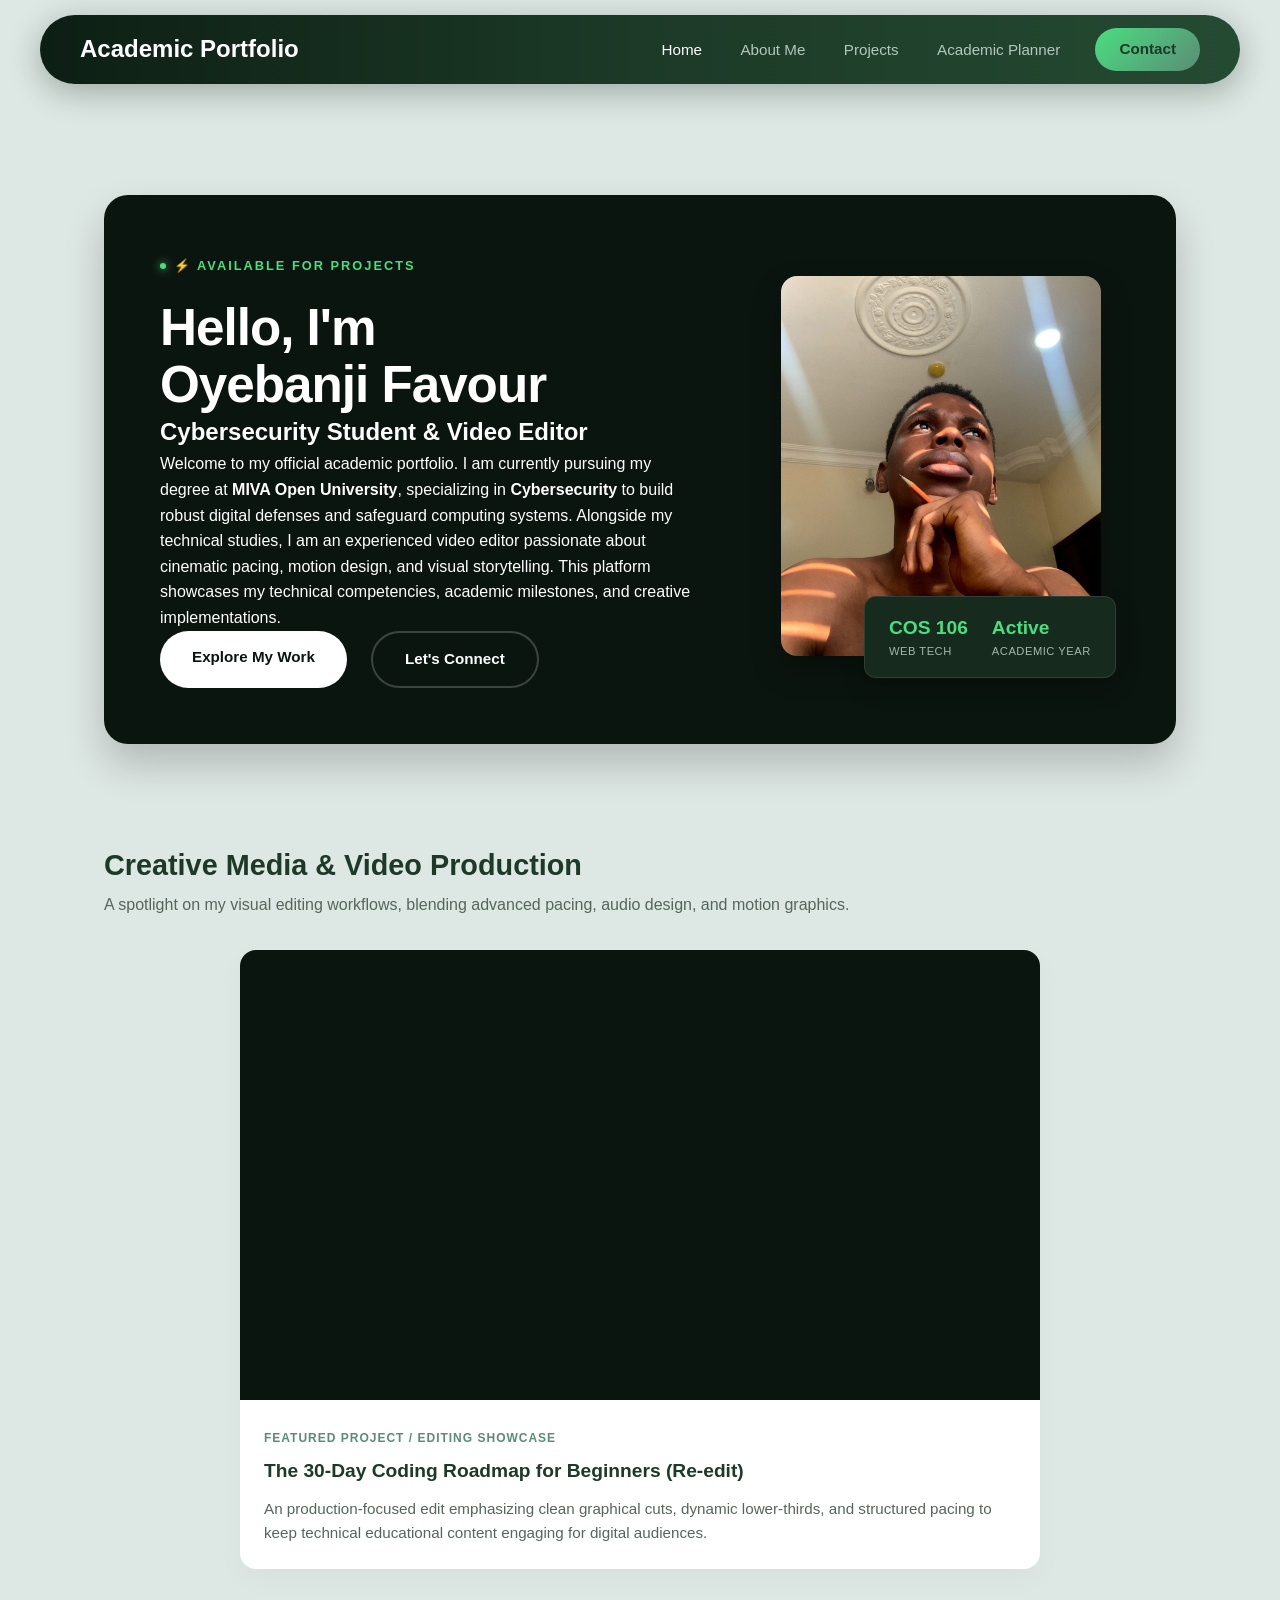
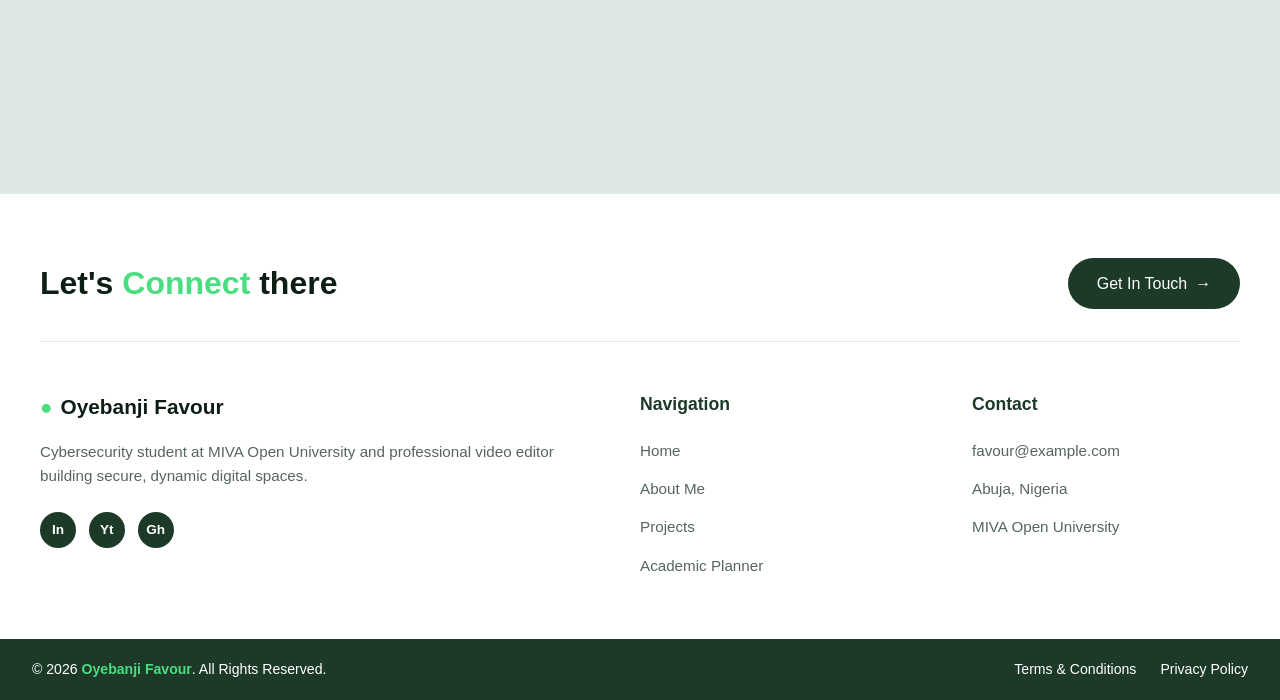
<file: index.html>
<!DOCTYPE html>
<html lang="en">
<head>
    <meta charset="UTF-8">
    <meta name="viewport" content="width=device-width, initial-scale=1.0">
    <title>Student Portfolio - Home</title>
    <link rel="stylesheet" href="css/style.css">
</head>
<body>

    <header>
        <div class="logo">
            <h2>Academic Portfolio</h2>
        </div>
        <nav>
            <ul class="nav-links">
                <li><a href="index.html" class="active">Home</a></li>
                <li><a href="about.html">About Me</a></li>
                <li><a href="projects.html">Projects</a></li>
                <li><a href="planner.html">Academic Planner</a></li>
                <li><a href="contact.html">Contact</a></li>
            </ul>
        </nav>
    </header>

    <main>
     <main>
        <!-- Introduction Card inspired by the reference design -->
        <section class="intro-card">
            
            <!-- Left Content: Typography & Biography Elements -->
            <div class="intro-text-side">
                <!-- Available Status Tag -->
            <span class="status-badge">⚡ Available for Projects</span>
            
            <h1 class="student-name">
                <span class="greeting-prefix">Hello, I'm</span><br>
                Oyebanji Favour
            </h1>
            
            <!-- Your New Specialized Dual-Focus Subtitle -->
            <h2 class="professional-title">Cybersecurity Student & Video Editor</h2>
            
            <p class="bio-text">
                Welcome to my official academic portfolio. I am currently pursuing my degree at <strong>MIVA Open University</strong>, specializing in <strong>Cybersecurity</strong> to build robust digital defenses and safeguard computing systems. Alongside my technical studies, I am an experienced video editor passionate about cinematic pacing, motion design, and visual storytelling. This platform showcases my technical competencies, academic milestones, and creative implementations.
            </p>
                
                <div class="intro-actions">
                    <a href="projects.html" class="action-btn primary-action">Explore My Work</a>
                    <a href="contact.html" class="action-btn secondary-action">Let's Connect</a>
                </div>
            </div>

            <!-- Right Content: Profile Presentation Area -->
            <div class="intro-image-side">
                <div class="image-frame-wrapper">
                    <img src="assets/3.jpg" alt="Favour Akinsola Profile Picture" class="display-profile-img">
                    
                    <!-- Quick stats layout at the bottom of the card -->
                    <div class="mini-stats-grid">
                        <div class="stat-item">
                            <span class="stat-number">COS 106</span>
                            <span class="stat-label">Web Tech</span>
                        </div>
                        <div class="stat-item">
                            <span class="stat-number">Active</span>
                            <span class="stat-label">Academic Year</span>
                        </div>
                    </div>
                </div>
            </div>
        
        </section>
        <!-- Featured Video Media Showcase Section -->
        <!-- Featured Video Media Showcase Section -->
        <section class="media-portfolio-section">
            <h2>Creative Media & Video Production</h2>
            <p class="section-subtitle">A spotlight on my visual editing workflows, blending advanced pacing, audio design, and motion graphics.</p>
            
            <div class="single-video-container">
                <div class="video-card">
                    <div class="video-wrapper">
                        <iframe src="https://www.youtube.com/embed/xKcpYy8uAp4" title="Video Project Showcase" frameborder="0" allow="accelerometer; autoplay; clipboard-write; encrypted-media; gyroscope; picture-in-picture" allowfullscreen></iframe>
                    </div>
                    <div class="video-details">
                        <span class="video-tag">Featured Project / Editing Showcase</span>
                        <h3>The 30-Day Coding Roadmap for Beginners (Re-edit)</h3>
                        <p>An production-focused edit emphasizing clean graphical cuts, dynamic lower-thirds, and structured pacing to keep technical educational content engaging for digital audiences.</p>
                    </div>
                </div>
            </div>
        </section>
    </main>
    </main>

   <!-- Expanded Professional Footer -->
    <footer class="site-footer">
        <!-- Top CTA Bar -->
        <div class="footer-cta-bar">
            <h2>Let's <span class="highlight-text">Connect</span> there</h2>
            <a href="contact.html" class="footer-btn">Get In Touch <span class="arrow">→</span></a>
        </div>
        
        <hr class="footer-divider">

        <!-- Main Link Matrix Grid -->
        <div class="footer-grid">
            <!-- Brand Column -->
            <div class="footer-col brand-col">
                <div class="footer-logo">
                    <span class="logo-dot">●</span> Oyebanji Favour
                </div>
                <p class="footer-desc">
                    Cybersecurity student at MIVA Open University and professional video editor building secure, dynamic digital spaces.
                </p>
                <div class="footer-socials">
                    <a href="#" class="social-icon">In</a>
                    <a href="#" class="social-icon">Yt</a>
                    <a href="#" class="social-icon">Gh</a>
                </div>
            </div>

            <!-- Navigation Column -->
            <div class="footer-col">
                <h3>Navigation</h3>
                <ul>
                    <li><a href="index.html">Home</a></li>
                    <li><a href="about.html">About Me</a></li>
                    <li><a href="projects.html">Projects</a></li>
                    <li><a href="planner.html">Academic Planner</a></li>
                </ul>
            </div>

            <!-- Contact Column -->
            <div class="footer-col">
                <h3>Contact</h3>
                <ul>
                    <li><a href="mailto:favour@example.com">favour@example.com</a></li>
                    <li><span>Abuja, Nigeria</span></li>
                    <li><span>MIVA Open University</span></li>
                </ul>
            </div>
        </div>

        <!-- Bottom Copyright strip -->
        <div class="footer-bottom-strip">
            <p>&copy; 2026 <span class="highlight-text">Oyebanji Favour</span>. All Rights Reserved.</p>
            <div class="footer-legal-links">
                <a href="#">Terms & Conditions</a>
                <a href="#">Privacy Policy</a>
            </div>
        </div>
    </footer>
</body>
</html>
</file>
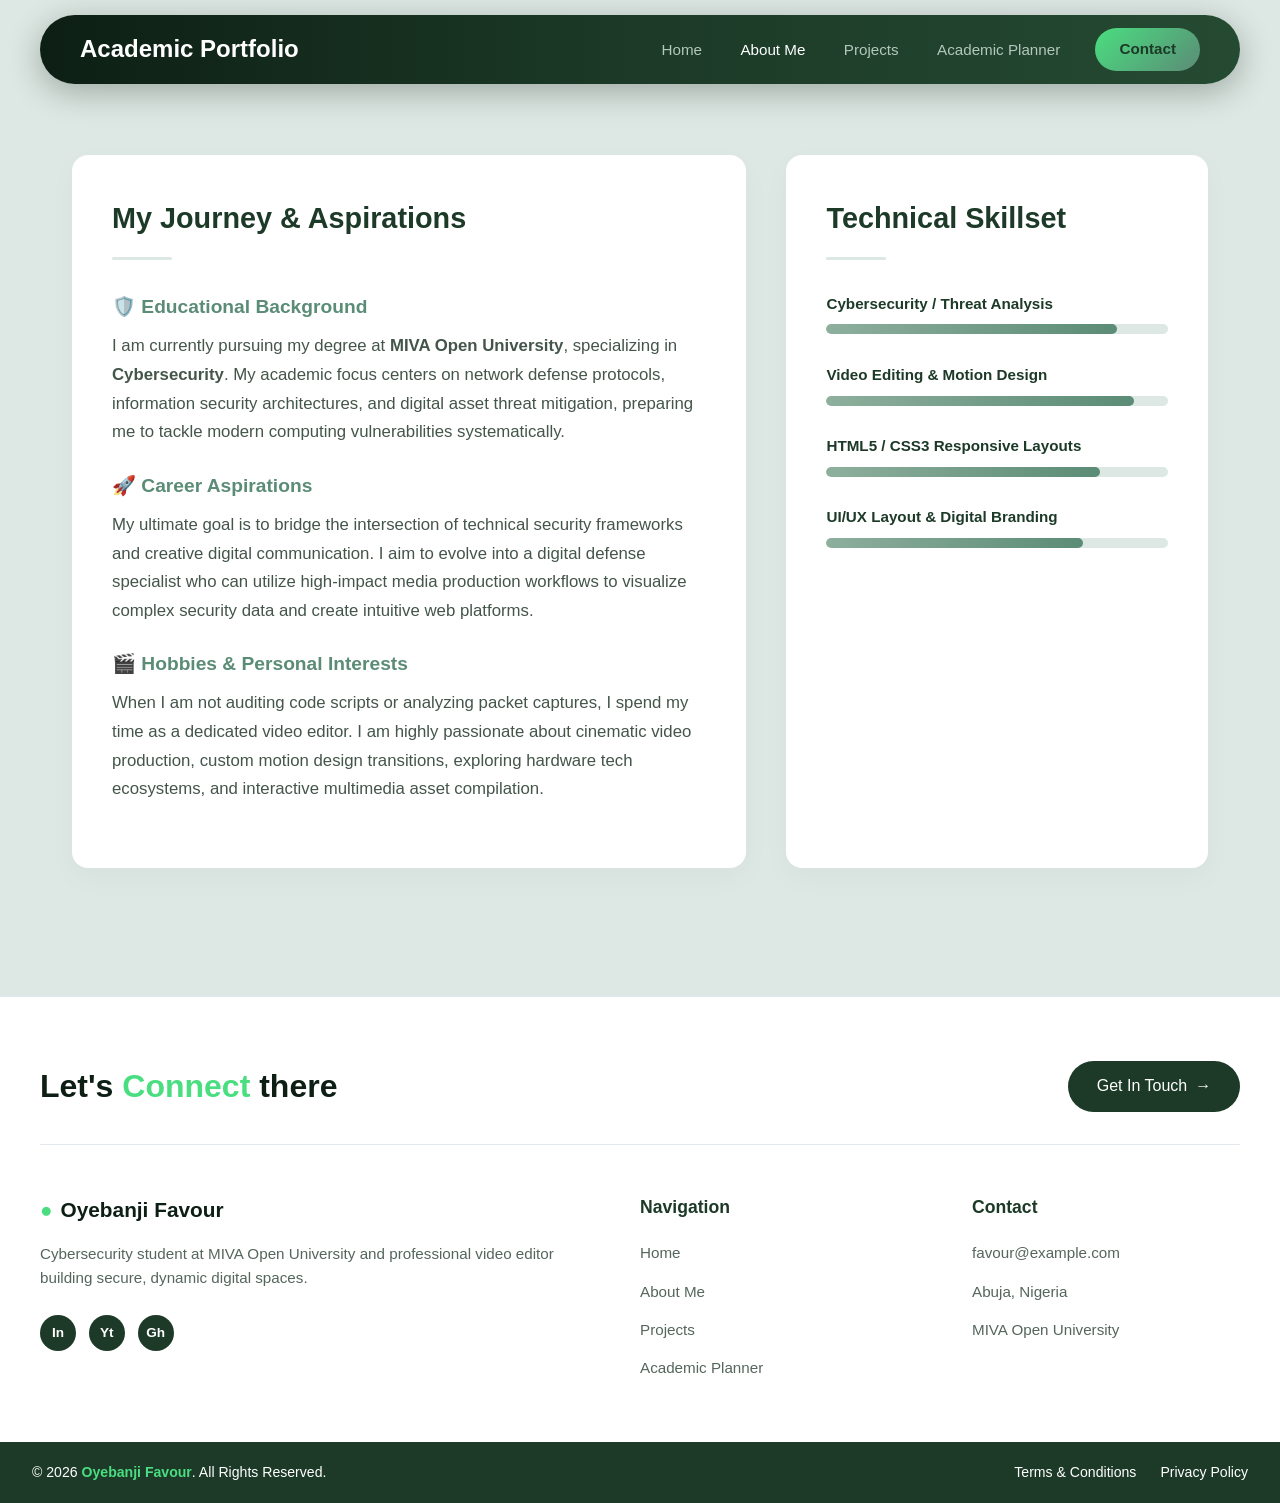
<file: about.html>
<!DOCTYPE html>
<html lang="en">
<head>
    <meta charset="UTF-8">
    <meta name="viewport" content="width=device-width, initial-scale=1.0">
    <title>About Me - Student Portfolio</title>
    <link rel="stylesheet" href="css/style.css">
</head>
<body>

    <header>
        <div class="logo">
            <h2>Academic Portfolio</h2>
        </div>
        <nav>
            <ul class="nav-links">
                <li><a href="index.html">Home</a></li>
                <li><a href="about.html" class="active">About Me</a></li>
                <li><a href="projects.html">Projects</a></li>
                <li><a href="planner.html">Academic Planner</a></li>
                <li><a href="contact.html">Contact</a></li>
            </ul>
        </nav>
    </header>

    <main>
        <section class="about-grid">
            
            <div class="about-main-card">
                <h2>My Journey & Aspirations</h2>
                <hr class="divider">
                
                <!-- Educational Background Section -->
            <h3>🛡️ Educational Background</h3>
            <p>
                I am currently pursuing my degree at <strong>MIVA Open University</strong>, specializing in <strong>Cybersecurity</strong>. My academic focus centers on network defense protocols, information security architectures, and digital asset threat mitigation, preparing me to tackle modern computing vulnerabilities systematically.
            </p>

            <!-- Career Aspirations Section -->
            <h3>🚀 Career Aspirations</h3>
            <p>
                My ultimate goal is to bridge the intersection of technical security frameworks and creative digital communication. I aim to evolve into a digital defense specialist who can utilize high-impact media production workflows to visualize complex security data and create intuitive web platforms.
            </p>

            <!-- Hobbies & Personal Interests Section -->
            <h3>🎬 Hobbies & Personal Interests</h3>
            <p>
                When I am not auditing code scripts or analyzing packet captures, I spend my time as a dedicated video editor. I am highly passionate about cinematic video production, custom motion design transitions, exploring hardware tech ecosystems, and interactive multimedia asset compilation.
            </p>
                </div>
            </div>

            <div class="skills-sidebar-card">
                <h2>Technical Skillset</h2>
                <hr class="divider">
                
              <div class="skills-container">
                <!-- Skill 1 -->
                <div class="skill-group">
                    <span class="skill-name">Cybersecurity / Threat Analysis</span>
                    <div class="progress-bar"><div class="progress-fill" style="width: 85%;"></div></div>
                </div>
                
                <!-- Skill 2 -->
                <div class="skill-group">
                    <span class="skill-name">Video Editing & Motion Design</span>
                    <div class="progress-bar"><div class="progress-fill" style="width: 90%;"></div></div>
                </div>
                
                <!-- Skill 3 -->
                <div class="skill-group">
                    <span class="skill-name">HTML5 / CSS3 Responsive Layouts</span>
                    <div class="progress-bar"><div class="progress-fill" style="width: 80%;"></div></div>
                </div>
                
                <!-- Skill 4 -->
                <div class="skill-group">
                    <span class="skill-name">UI/UX Layout & Digital Branding</span>
                    <div class="progress-bar"><div class="progress-fill" style="width: 75%;"></div></div>
                </div>
            </div>
                </div>
            </div>

        </section>
    </main>

   <!-- Expanded Professional Footer -->
    <footer class="site-footer">
        <!-- Top CTA Bar -->
        <div class="footer-cta-bar">
            <h2>Let's <span class="highlight-text">Connect</span> there</h2>
            <a href="contact.html" class="footer-btn">Get In Touch <span class="arrow">→</span></a>
        </div>
        
        <hr class="footer-divider">

        <!-- Main Link Matrix Grid -->
        <div class="footer-grid">
            <!-- Brand Column -->
            <div class="footer-col brand-col">
                <div class="footer-logo">
                    <span class="logo-dot">●</span> Oyebanji Favour
                </div>
                <p class="footer-desc">
                    Cybersecurity student at MIVA Open University and professional video editor building secure, dynamic digital spaces.
                </p>
                <div class="footer-socials">
                    <a href="#" class="social-icon">In</a>
                    <a href="#" class="social-icon">Yt</a>
                    <a href="#" class="social-icon">Gh</a>
                </div>
            </div>

            <!-- Navigation Column -->
            <div class="footer-col">
                <h3>Navigation</h3>
                <ul>
                    <li><a href="index.html">Home</a></li>
                    <li><a href="about.html">About Me</a></li>
                    <li><a href="projects.html">Projects</a></li>
                    <li><a href="planner.html">Academic Planner</a></li>
                </ul>
            </div>

            <!-- Contact Column -->
            <div class="footer-col">
                <h3>Contact</h3>
                <ul>
                    <li><a href="mailto:favour@example.com">favour@example.com</a></li>
                    <li><span>Abuja, Nigeria</span></li>
                    <li><span>MIVA Open University</span></li>
                </ul>
            </div>
        </div>

        <!-- Bottom Copyright strip -->
        <div class="footer-bottom-strip">
            <p>&copy; 2026 <span class="highlight-text">Oyebanji Favour</span>. All Rights Reserved.</p>
            <div class="footer-legal-links">
                <a href="#">Terms & Conditions</a>
                <a href="#">Privacy Policy</a>
            </div>
        </div>
    </footer>

</body>
</html>
</file>
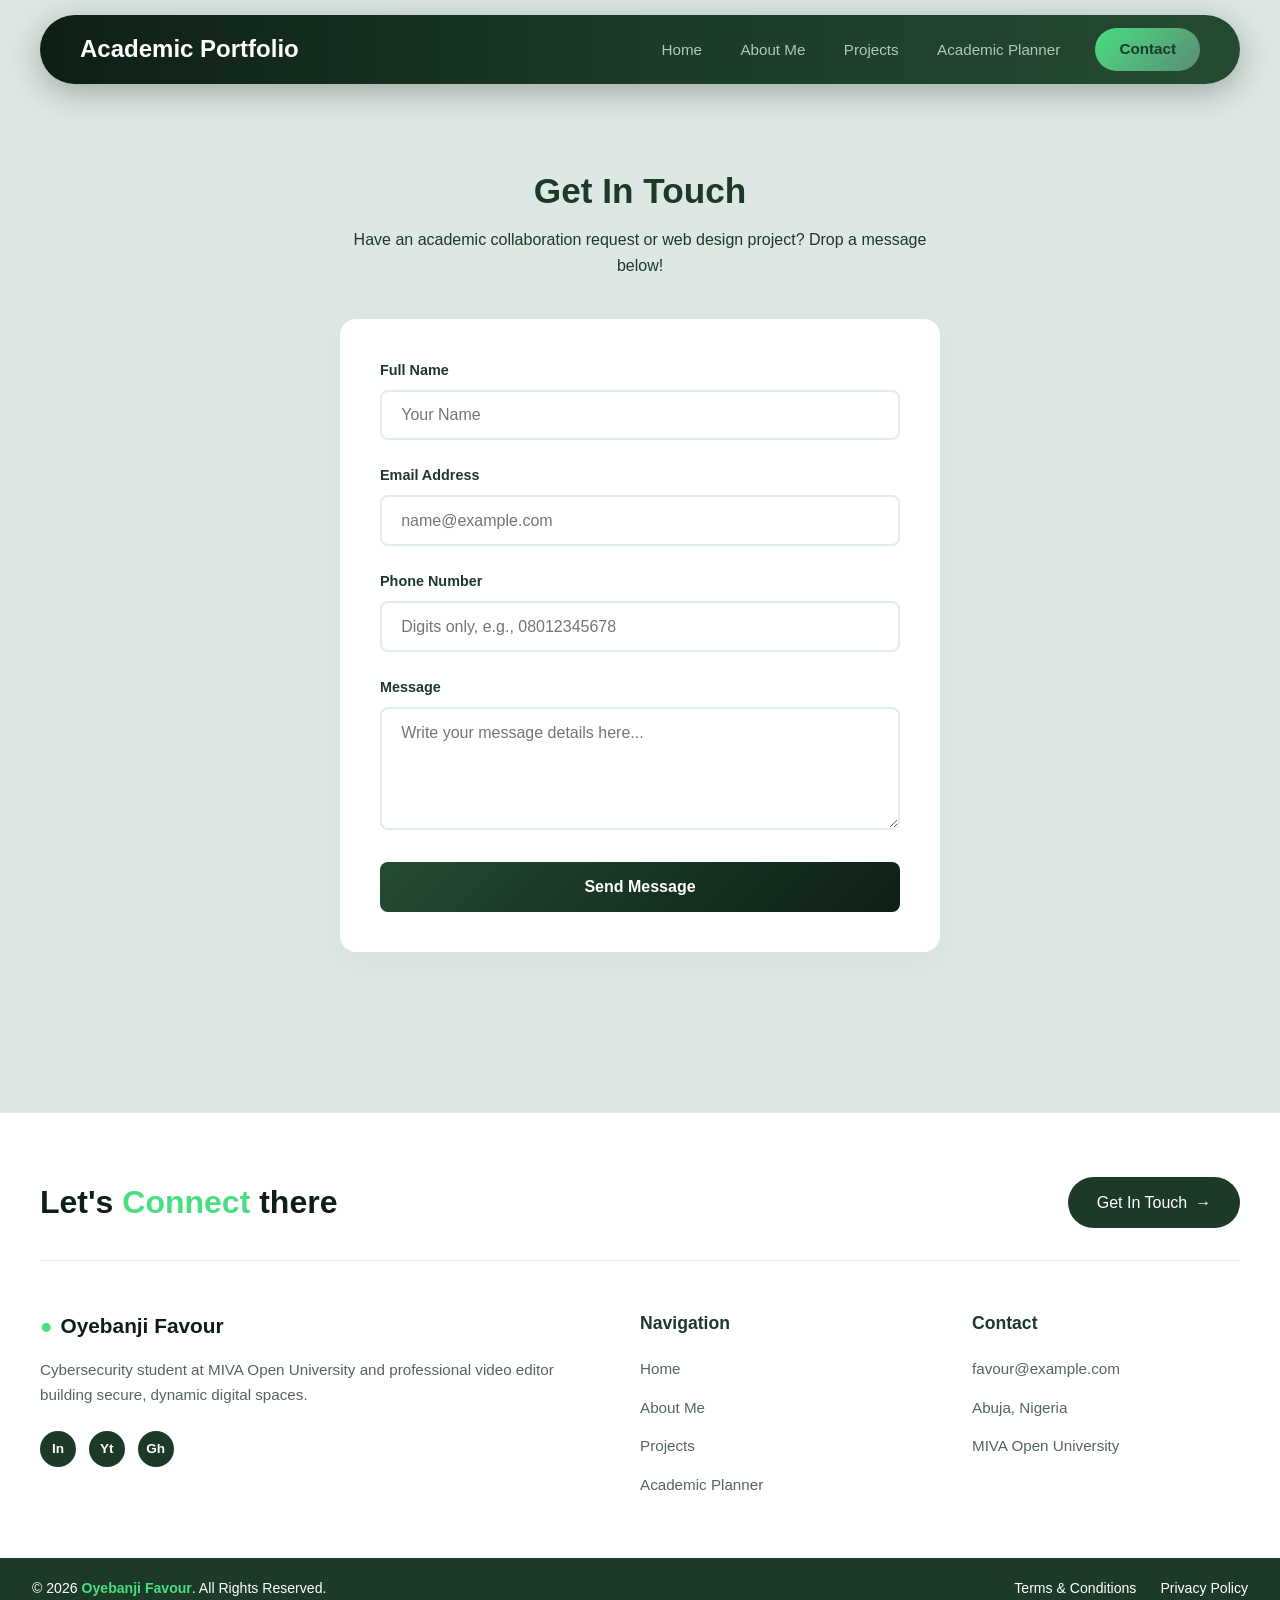
<file: contact.html>
<!DOCTYPE html>
<html lang="en">
<head>
    <meta charset="UTF-8">
    <meta name="viewport" content="width=device-width, initial-scale=1.0">
    <title>Contact Me - Student Portfolio</title>
    <link rel="stylesheet" href="css/style.css">
</head>
<body>

    <header>
        <div class="logo">
            <h2>Academic Portfolio</h2>
        </div>
        <nav>
            <ul class="nav-links">
                <li><a href="index.html">Home</a></li>
                <li><a href="about.html">About Me</a></li>
                <li><a href="projects.html">Projects</a></li>
                <li><a href="planner.html">Academic Planner</a></li>
                <li><a href="contact.html" class="active">Contact</a></li>
            </ul>
        </nav>
    </header>

    <main>
        <section class="contact-container">
            <div class="contact-header">
                <h1>Get In Touch</h1>
                <p>Have an academic collaboration request or web design project? Drop a message below!</p>
            </div>

            <div class="contact-card">
                <div id="error-message" class="alert-box error-alert" style="display: none;"></div>
                <div id="success-message" class="alert-box success-alert" style="display: none;"></div>

                <form id="portfolio-contact-form" novalidate>
                    <div class="form-group">
                        <label for="user-name">Full Name</label>
                        <input type="text" id="user-name" placeholder="Your Name">
                    </div>

                    <div class="form-group">
                        <label for="user-email">Email Address</label>
                        <input type="email" id="user-email" placeholder="name@example.com">
                    </div>

                    <div class="form-group">
                        <label for="user-phone">Phone Number</label>
                        <input type="text" id="user-phone" placeholder="Digits only, e.g., 08012345678">
                    </div>

                    <div class="form-group">
                        <label for="user-message">Message</label>
                        <textarea id="user-message" rows="5" placeholder="Write your message details here..."></textarea>
                    </div>

                    <button type="submit" class="submit-form-btn">Send Message</button>
                </form>
            </div>
        </section>
    </main>

    <!-- Expanded Professional Footer -->
    <footer class="site-footer">
        <!-- Top CTA Bar -->
        <div class="footer-cta-bar">
            <h2>Let's <span class="highlight-text">Connect</span> there</h2>
            <a href="contact.html" class="footer-btn">Get In Touch <span class="arrow">→</span></a>
        </div>
        
        <hr class="footer-divider">

        <!-- Main Link Matrix Grid -->
        <div class="footer-grid">
            <!-- Brand Column -->
            <div class="footer-col brand-col">
                <div class="footer-logo">
                    <span class="logo-dot">●</span> Oyebanji Favour
                </div>
                <p class="footer-desc">
                    Cybersecurity student at MIVA Open University and professional video editor building secure, dynamic digital spaces.
                </p>
                <div class="footer-socials">
                    <a href="#" class="social-icon">In</a>
                    <a href="#" class="social-icon">Yt</a>
                    <a href="#" class="social-icon">Gh</a>
                </div>
            </div>

            <!-- Navigation Column -->
            <div class="footer-col">
                <h3>Navigation</h3>
                <ul>
                    <li><a href="index.html">Home</a></li>
                    <li><a href="about.html">About Me</a></li>
                    <li><a href="projects.html">Projects</a></li>
                    <li><a href="planner.html">Academic Planner</a></li>
                </ul>
            </div>

            <!-- Contact Column -->
            <div class="footer-col">
                <h3>Contact</h3>
                <ul>
                    <li><a href="mailto:favour@example.com">favour@example.com</a></li>
                    <li><span>Abuja, Nigeria</span></li>
                    <li><span>MIVA Open University</span></li>
                </ul>
            </div>
        </div>

        <!-- Bottom Copyright strip -->
        <div class="footer-bottom-strip">
            <p>&copy; 2026 <span class="highlight-text">Oyebanji Favour</span>. All Rights Reserved.</p>
            <div class="footer-legal-links">
                <a href="#">Terms & Conditions</a>
                <a href="#">Privacy Policy</a>
            </div>
        </div>
    </footer>

    <script src="js/contact.js"></script>
</body>
</html>
</file>
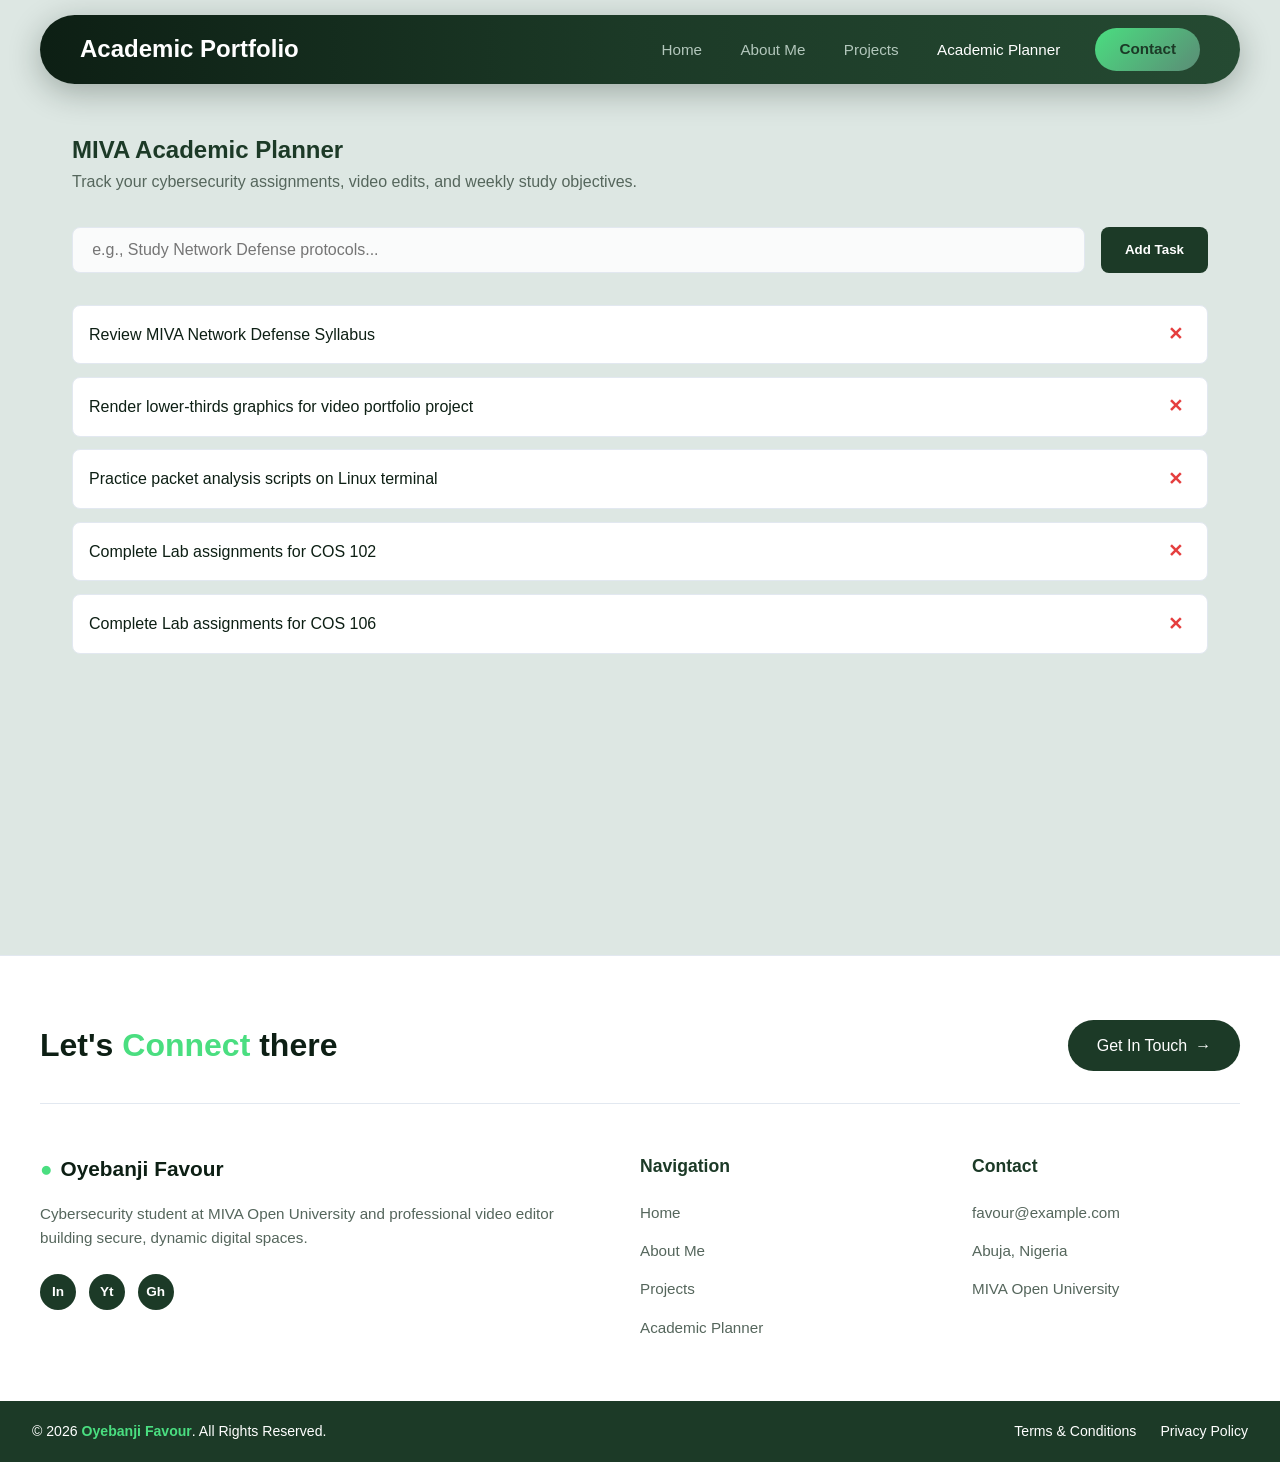
<file: planner.html>
<!DOCTYPE html>
<html lang="en">
<head>
    <meta charset="UTF-8">
    <meta name="viewport" content="width=device-width, initial-scale=1.0">
    <title>Academic Planner - Student Portfolio</title>
    <link rel="stylesheet" href="css/style.css">
</head>
<body>

    <header>
        <div class="logo">
            <h2>Academic Portfolio</h2>
        </div>
        <nav>
            <ul class="nav-links">
                <li><a href="index.html">Home</a></li>
                <li><a href="about.html">About Me</a></li>
                <li><a href="projects.html">Projects</a></li>
                <li><a href="planner.html" class="active">Academic Planner</a></li>
                <li><a href="contact.html">Contact</a></li>
            </ul>
        </nav>
    </header>

   <main class="planner-main-card">
    <h2>MIVA Academic Planner</h2>
    <p class="section-subtitle">Track your cybersecurity assignments, video edits, and weekly study objectives.</p>

    <!-- Task Input Form Container -->
    <div class="planner-input-container">
        <input type="text" id="task-input" placeholder="e.g., Study Network Defense protocols...">
        <button id="add-task-btn">Add Task</button>
    </div>

    <!-- The Interactive List -->
    <ul id="planner-task-list">
        <!-- JavaScript will automatically inject tasks right here -->
    </ul>
</main>

<!-- CRITICAL: Make sure your script tag points to your JS file before the body closes -->
<script src="js/planner.js"></script>
<!-- Expanded Professional Footer -->
    <footer class="site-footer">
        <!-- Top CTA Bar -->
        <div class="footer-cta-bar">
            <h2>Let's <span class="highlight-text">Connect</span> there</h2>
            <a href="contact.html" class="footer-btn">Get In Touch <span class="arrow">→</span></a>
        </div>
        
        <hr class="footer-divider">

        <!-- Main Link Matrix Grid -->
        <div class="footer-grid">
            <!-- Brand Column -->
            <div class="footer-col brand-col">
                <div class="footer-logo">
                    <span class="logo-dot">●</span> Oyebanji Favour
                </div>
                <p class="footer-desc">
                    Cybersecurity student at MIVA Open University and professional video editor building secure, dynamic digital spaces.
                </p>
                <div class="footer-socials">
                    <a href="#" class="social-icon">In</a>
                    <a href="#" class="social-icon">Yt</a>
                    <a href="#" class="social-icon">Gh</a>
                </div>
            </div>

            <!-- Navigation Column -->
            <div class="footer-col">
                <h3>Navigation</h3>
                <ul>
                    <li><a href="index.html">Home</a></li>
                    <li><a href="about.html">About Me</a></li>
                    <li><a href="projects.html">Projects</a></li>
                    <li><a href="planner.html">Academic Planner</a></li>
                </ul>
            </div>

            <!-- Contact Column -->
            <div class="footer-col">
                <h3>Contact</h3>
                <ul>
                    <li><a href="mailto:favour@example.com">favour@example.com</a></li>
                    <li><span>Abuja, Nigeria</span></li>
                    <li><span>MIVA Open University</span></li>
                </ul>
            </div>
        </div>

        <!-- Bottom Copyright strip -->
        <div class="footer-bottom-strip">
            <p>&copy; 2026 <span class="highlight-text">Oyebanji Favour</span>. All Rights Reserved.</p>
            <div class="footer-legal-links">
                <a href="#">Terms & Conditions</a>
                <a href="#">Privacy Policy</a>
            </div>
        </div>
    </footer>

    <script src="js/planner.js"></script>
</body>
</html>
</file>
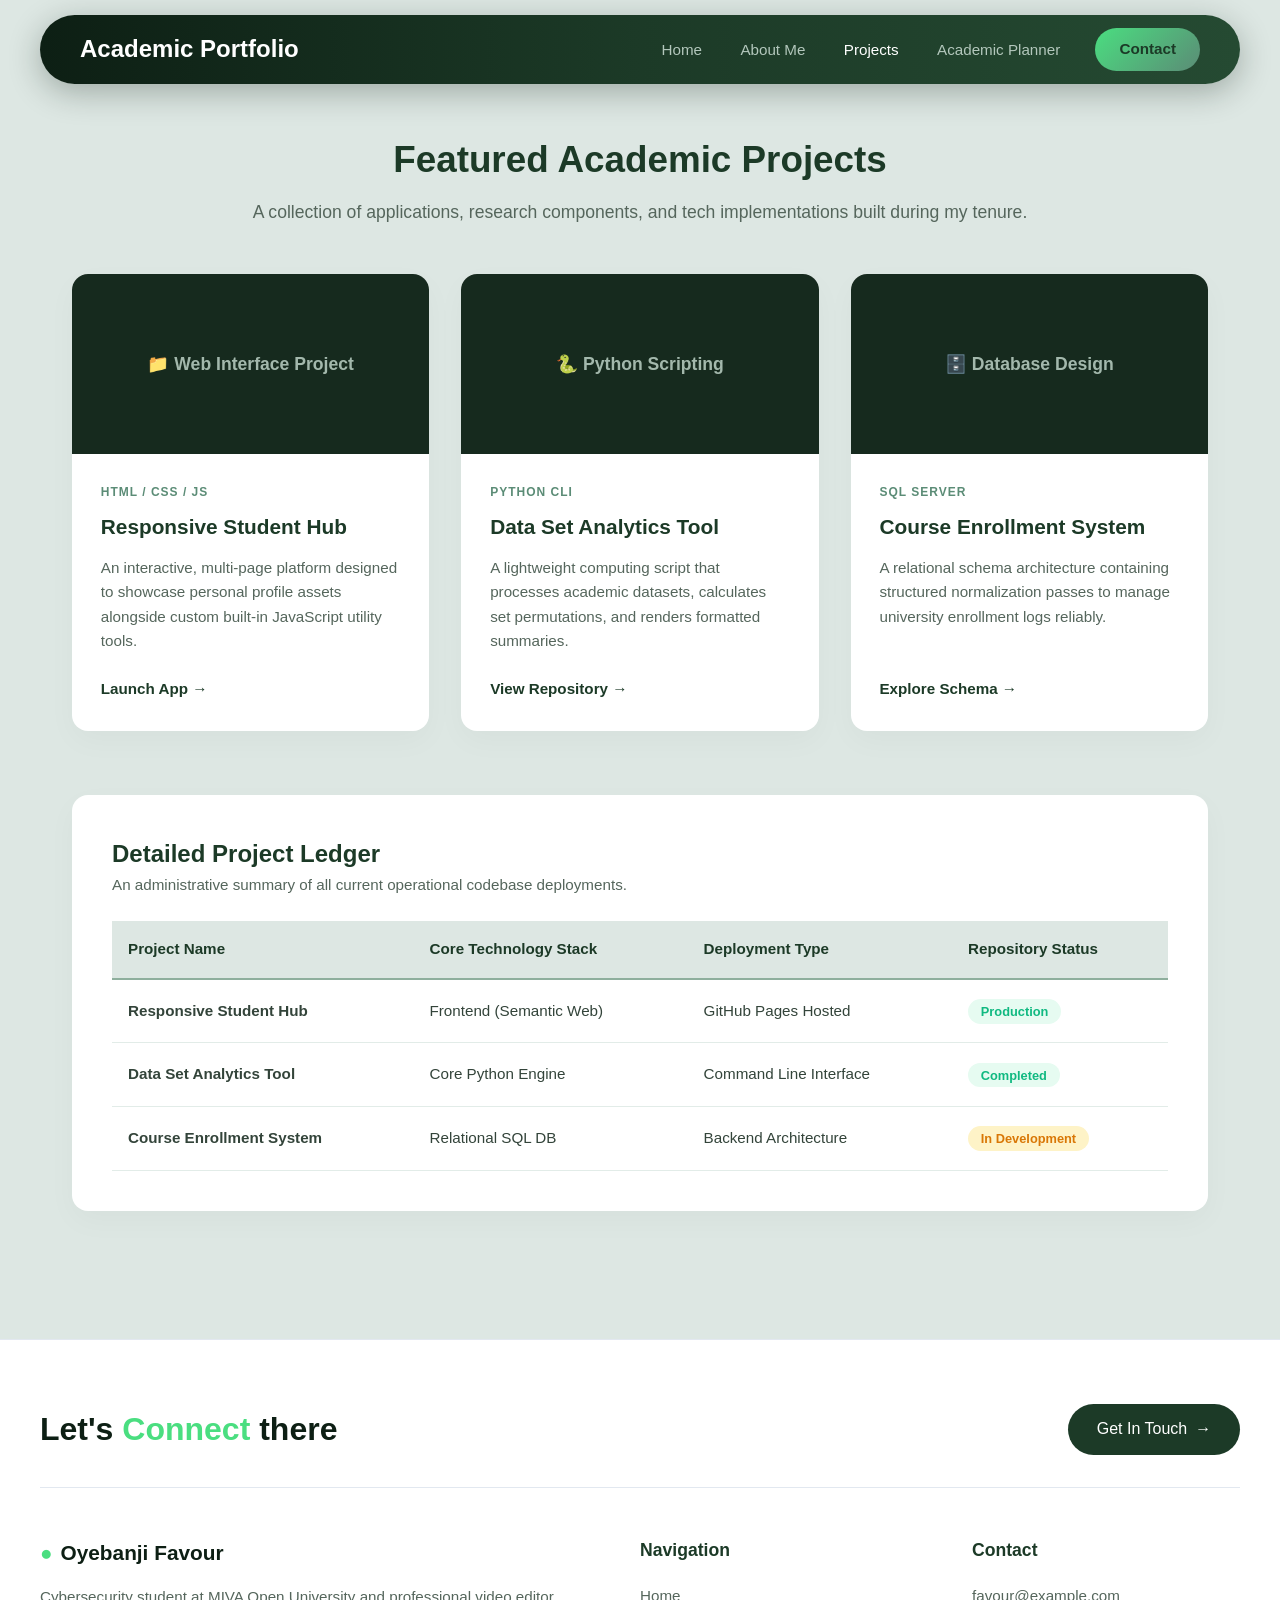
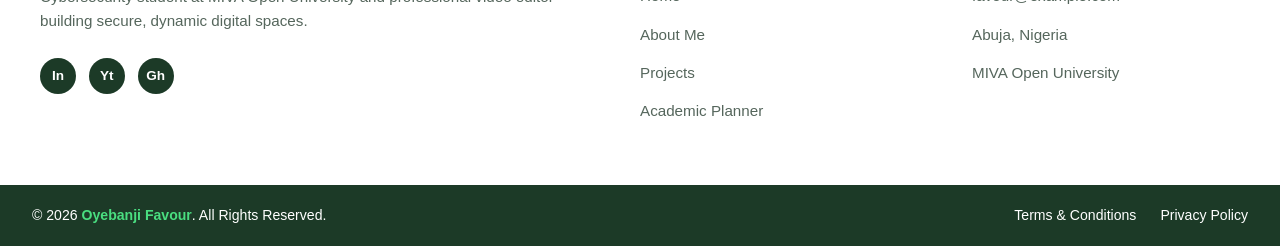
<file: projects.html>
<!DOCTYPE html>
<html lang="en">
<head>
    <meta charset="UTF-8">
    <meta name="viewport" content="width=device-width, initial-scale=1.0">
    <title>My Projects - Student Portfolio</title>
    <link rel="stylesheet" href="css/style.css">
</head>
<body>

    <header>
        <div class="logo">
            <h2>Academic Portfolio</h2>
        </div>
        <nav>
            <ul class="nav-links">
                <li><a href="index.html">Home</a></li>
                <li><a href="about.html">About Me</a></li>
                <li><a href="projects.html" class="active">Projects</a></li>
                <li><a href="planner.html">Academic Planner</a></li>
                <li><a href="contact.html">Contact</a></li>
            </ul>
        </nav>
    </header>

    <main>
        <section class="projects-header">
            <h1>Featured Academic Projects</h1>
            <p>A collection of applications, research components, and tech implementations built during my tenure.</p>
        </section>

        <section class="projects-grid">
            
            <div class="project-card">
                <div class="project-img-placeholder">
                    <span>📁 Web Interface Project</span>
                </div>
                <div class="project-info">
                    <span class="project-tag">HTML / CSS / JS</span>
                    <h3>Responsive Student Hub</h3>
                    <p>An interactive, multi-page platform designed to showcase personal profile assets alongside custom built-in JavaScript utility tools.</p>
                    <a href="#" class="project-link">Launch App &rarr;</a>
                </div>
            </div>

            <div class="project-card">
                <div class="project-img-placeholder">
                    <span>🐍 Python Scripting</span>
                </div>
                <div class="project-info">
                    <span class="project-tag">Python CLI</span>
                    <h3>Data Set Analytics Tool</h3>
                    <p>A lightweight computing script that processes academic datasets, calculates set permutations, and renders formatted summaries.</p>
                    <a href="#" class="project-link">View Repository &rarr;</a>
                </div>
            </div>

            <div class="project-card">
                <div class="project-img-placeholder">
                    <span>🗄️ Database Design</span>
                </div>
                <div class="project-info">
                    <span class="project-tag">SQL Server</span>
                    <h3>Course Enrollment System</h3>
                    <p>A relational schema architecture containing structured normalization passes to manage university enrollment logs reliably.</p>
                    <a href="#" class="project-link">Explore Schema &rarr;</a>
                </div>
            </div>

        </section>


        <section class="table-container">
            <h2>Detailed Project Ledger</h2>
            <p class="table-subtitle">An administrative summary of all current operational codebase deployments.</p>
            
            <table class="project-table">
                <thead>
                    <tr>
                        <th>Project Name</th>
                        <th>Core Technology Stack</th>
                        <th>Deployment Type</th>
                        <th>Repository Status</th>
                    </tr>
                </thead>
                <tbody>
                    <tr>
                        <td><strong>Responsive Student Hub</strong></td>
                        <td>Frontend (Semantic Web)</td>
                        <td>GitHub Pages Hosted</td>
                        <td><span class="status-pill active-pill">Production</span></td>
                    </tr>
                    <tr>
                        <td><strong>Data Set Analytics Tool</strong></td>
                        <td>Core Python Engine</td>
                        <td>Command Line Interface</td>
                        <td><span class="status-pill active-pill">Completed</span></td>
                    </tr>
                    <tr>
                        <td><strong>Course Enrollment System</strong></td>
                        <td>Relational SQL DB</td>
                        <td>Backend Architecture</td>
                        <td><span class="status-pill staging-pill">In Development</span></td>
                    </tr>
                </tbody>
            </table>
        </section>
    </main>

  <!-- Expanded Professional Footer -->
    <footer class="site-footer">
        <!-- Top CTA Bar -->
        <div class="footer-cta-bar">
            <h2>Let's <span class="highlight-text">Connect</span> there</h2>
            <a href="contact.html" class="footer-btn">Get In Touch <span class="arrow">→</span></a>
        </div>
        
        <hr class="footer-divider">

        <!-- Main Link Matrix Grid -->
        <div class="footer-grid">
            <!-- Brand Column -->
            <div class="footer-col brand-col">
                <div class="footer-logo">
                    <span class="logo-dot">●</span> Oyebanji Favour
                </div>
                <p class="footer-desc">
                    Cybersecurity student at MIVA Open University and professional video editor building secure, dynamic digital spaces.
                </p>
                <div class="footer-socials">
                    <a href="#" class="social-icon">In</a>
                    <a href="#" class="social-icon">Yt</a>
                    <a href="#" class="social-icon">Gh</a>
                </div>
            </div>

            <!-- Navigation Column -->
            <div class="footer-col">
                <h3>Navigation</h3>
                <ul>
                    <li><a href="index.html">Home</a></li>
                    <li><a href="about.html">About Me</a></li>
                    <li><a href="projects.html">Projects</a></li>
                    <li><a href="planner.html">Academic Planner</a></li>
                </ul>
            </div>

            <!-- Contact Column -->
            <div class="footer-col">
                <h3>Contact</h3>
                <ul>
                    <li><a href="mailto:favour@example.com">favour@example.com</a></li>
                    <li><span>Abuja, Nigeria</span></li>
                    <li><span>MIVA Open University</span></li>
                </ul>
            </div>
        </div>

        <!-- Bottom Copyright strip -->
        <div class="footer-bottom-strip">
            <p>&copy; 2026 <span class="highlight-text">Oyebanji Favour</span>. All Rights Reserved.</p>
            <div class="footer-legal-links">
                <a href="#">Terms & Conditions</a>
                <a href="#">Privacy Policy</a>
            </div>
        </div>
    </footer>
</body>
</html>
</file>
<file: css/style.css>
/* css/styles.css */

/* Global Color Palette Definitions */
:root {
    --bg-primary: #ffffff;      /* Pure White */
    --bg-secondary: #dde7e3;    /* Soft Mint */
    --accent-light: #8eaf9d;    /* Light Sage */
    --accent-medium: #5b8c76;   /* Medium Sage */
    --text-dark: #1c3a27;       /* Deep Forest Green */
    --text-light: #ffffff;      /* Text for dark backgrounds */
    --font-main: 'Segoe UI', Tahoma, Geneva, Verdana, sans-serif;
}

/* Base resets to make sure layout looks identical on all browsers */
* {
    margin: 0;
    padding: 0;
    box-sizing: border-box;
}

body {
    font-family: var(--font-main);
    background-color: var(--bg-secondary);
    color: var(--text-dark);
    line-height: 1.6;
    /* Layout Elements */
/* Layout Elements */
/* ==========================================================================
   Global Floating Navigation Header Layout
   ========================================================================== */
header {
    background: linear-gradient(90deg, #0d1f14 0%, #1c3a27 50%, #254a32 100%) !important;
    color: #ffffff !important;
    display: flex !important;           /* Forces the header container to use flex layout */
    justify-content: space-between;    /* Pushes logo to the left, links to the right */
    align-items: center;               /* Vertically centers everything inside the navbar */
    padding: 0.8rem 2.5rem;
    position: sticky;
    top: 15px;
    margin: 15px auto;
    width: 95%;
    max-width: 1200px;
    border-radius: 50px;
    box-shadow: 0 8px 32px rgba(13, 31, 20, 0.3);
    z-index: 100;
}

/* Forces the navigation list items to align horizontally */
.nav-links {
    list-style: none;
    display: flex !important;           /* Forces the list items onto a single row */
    flex-direction: row !important;     /* Explicitly states row layout direction */
    align-items: center;
    gap: 2rem;
    margin: 0;
    padding: 0;
}

.nav-links a {
    color: #b3c7bc;
    text-decoration: none;
    font-weight: 500;
    font-size: 0.95rem;
    padding: 0.5rem 0.2rem;
    position: relative;
    transition: color 0.3s ease;
}

.nav-links a:hover, 
.nav-links a.active {
    color: #ffffff;
}

/* Special Pill-Button for the final link (Contact) */
.nav-links li:last-child a {
    background: linear-gradient(135deg, #4ade80 0%, #5b8c76 100%) !important;
    color: #1c3a27 !important;
    padding: 0.6rem 1.5rem !important;
    border-radius: 50px;
    font-weight: 600;
    display: inline-block;
}
/* Main Layout Wrapper */
main {
    min-height: calc(100vh - 140px); /* Pushes footer to bottom */
    padding: 2rem;
    max-width: 1200px;
    margin: 0 auto;
}

/* Introduction Showcase Card Styles */
.intro-card {
    background: #0b150f !important; /* Forces the ultra-dark dark forest charcoal background to render */
    color: #ffffff;
    border-radius: 24px;
    padding: 3.5rem;
    display: flex;
    align-items: center;
    gap: 4rem;
    margin: 2rem auto;
    box-shadow: 0 20px 40px rgba(0, 0, 0, 0.2);
    overflow: hidden;
    position: relative;
    width: 100%;
}
/* Typography Layout Side */
.intro-text-side {
    flex: 1.2;
    position: relative;
    z-index: 2;
}

.status-badge {
    color: #4ade80; /* Electric mint accent text */
    font-size: 0.8rem;
    font-weight: 600;
    text-transform: uppercase;
    letter-spacing: 2px;
    display: inline-flex;
    align-items: center;
    gap: 8px;
    margin-bottom: 1.5rem;
}

.status-badge::before {
    content: '';
    width: 6px;
    height: 6px;
    background-color: #4ade80;
    border-radius: 50%;
    box-shadow: 0 0 8px #4ade80;
}

/* Bold Structural Typography Treatment */
.massive-title-group {
    position: relative;
    margin-bottom: 1rem;
}

.bg-watermark {
    font-size: 5.5rem;
    font-weight: 900;
    color: rgba(255, 255, 255, 0.03); /* Faded watermark behind text */
    letter-spacing: 4px;
    line-height: 1;
    user-select: none;
    position: absolute;
    top: -20px;
    left: -5px;
}

.main-greeting {
    font-family: 'Georgia', serif;
    font-style: italic;
    font-weight: 400;
    font-size: 1.8rem;
    color: #b3c7bc;
    margin-bottom: 0.2rem;
}

.student-name {
    font-size: 3.2rem;
    font-weight: 800;
    letter-spacing: -1px;
    line-height: 1.1;
    color: var(--text-light);
}

.role-subheading {
    color: #4ade80;
    font-weight: 600;
    font-size: 1.1rem;
    text-transform: uppercase;
    letter-spacing: 1px;
    margin-bottom: 1.5rem;
}

.intro-bio {
    color: #a3b8ac;
    font-size: 1.05rem;
    line-height: 1.7;
    margin-bottom: 2.5rem;
    max-width: 540px;
}

/* Call to Action Button Links */
.intro-actions {
    display: flex;
    gap: 1.5rem;
}

.action-btn {
    padding: 0.9rem 2rem;
    border-radius: 50px;
    text-decoration: none;
    font-weight: 600;
    font-size: 0.95rem;
    transition: all 0.3s ease;
}

.primary-action {
    background-color: var(--text-light);
    color: #0b150f;
}

.primary-action:hover {
    background-color: #4ade80;
    transform: translateY(-2px);
}

.secondary-action {
    border: 2px solid rgba(255, 255, 255, 0.2);
    color: var(--text-light);
}

.secondary-action:hover {
    background-color: rgba(255, 255, 255, 0.05);
    border-color: var(--text-light);
}

/* Image Presentation Side */
.intro-image-side {
    flex: 0.8;
    display: flex;
    justify-content: center;
}

.image-frame-wrapper {
    position: relative;
    width: 100%;
    max-width: 320px;
}

.display-profile-img {
    width: 100%;
    height: 380px;
    object-fit: cover;
    border-radius: 16px;
    box-shadow: 0 15px 30px rgba(0,0,0,0.3);
    background-color: #1e2d24; /* Safe fallback color */
}

/* Mini Statistics overlay element */
.mini-stats-grid {
    position: absolute;
    bottom: -15px;
    right: -15px;
    background-color: #162a1e;
    border: 1px solid rgba(255, 255, 255, 0.1);
    padding: 1rem 1.5rem;
    border-radius: 12px;
    display: flex;
    gap: 1.5rem;
    box-shadow: 0 10px 25px rgba(0,0,0,0.2);
}

.stat-item {
    display: flex;
    flex-direction: column;
}

.stat-number {
    font-size: 1.2rem;
    font-weight: 700;
    color: #4ade80;
}

.stat-label {
    font-size: 0.7rem;
    color: #a3b8ac;
    text-transform: uppercase;
    letter-spacing: 0.5px;
}
}
/* About Page Custom Layout Rules */
.about-grid {
    display: grid;
    grid-template-columns: 1.6fr 1fr; /* Distinct asymmetric split columns */
    gap: 2.5rem;
    margin-top: 1.5rem;
}

.about-main-card, 
.skills-sidebar-card {
    background-color: var(--bg-primary);
    border-radius: 16px;
    padding: 2.5rem;
    box-shadow: 0 10px 30px rgba(0,0,0,0.03);
}

.about-grid h2 {
    font-size: 1.8rem;
    color: var(--text-dark);
}

.divider {
    border: 0;
    height: 3px;
    background-color: var(--bg-secondary);
    width: 60px;
    margin: 1rem 0 2rem 0;
    border-radius: 2px;
}

.about-main-card h3 {
    font-size: 1.2rem;
    color: var(--accent-medium);
    margin-bottom: 0.6rem;
    margin-top: 1.5rem;
}

.about-main-card p {
    color: #44554a;
    font-size: 1.05rem;
    line-height: 1.7;
    margin-bottom: 1.5rem;
}

/* Skills Presentation Progress Layouts */
.skills-container {
    display: flex;
    flex-direction: column;
    gap: 1.8rem;
    margin-top: 1rem;
}

.skill-group {
    display: flex;
    flex-direction: column;
    gap: 0.5rem;
}

.skill-name {
    font-size: 0.95rem;
    font-weight: 600;
    color: var(--text-dark);
}

.progress-bar {
    width: 100%;
    height: 10px;
    background-color: var(--bg-secondary);
    border-radius: 10px;
    overflow: hidden;
}

.progress-fill {
    height: 100%;
    background: linear-gradient(90deg, var(--accent-light) 0%, var(--accent-medium) 100%);
    border-radius: 10px;
}
/* Projects Page Header Section */
.projects-header {
    text-align: center;
    margin-bottom: 3rem;
}

.projects-header h1 {
    font-size: 2.3rem;
    color: var(--text-dark);
    margin-bottom: 0.5rem;
}

.projects-header p {
    color: #55665c;
    font-size: 1.1rem;
}

/* Responsive CSS Grid for Cards */
.projects-grid {
    display: grid;
    grid-template-columns: repeat(auto-fit, minmax(300px, 1fr));
    gap: 2rem;
    margin-bottom: 4rem;
}

.project-card {
    background-color: var(--bg-primary);
    border-radius: 16px;
    overflow: hidden;
    box-shadow: 0 10px 30px rgba(0, 0, 0, 0.03);
    transition: transform 0.3s ease, box-shadow 0.3s ease;
    display: flex;
    flex-direction: column;
}

.project-card:hover {
    transform: translateY(-5px);
    box-shadow: 0 15px 35px rgba(28, 58, 39, 0.08);
}

.project-img-placeholder {
    height: 180px;
    background-color: #162a1e; /* Matching our dark introduction theme color */
    display: flex;
    align-items: center;
    justify-content: center;
    color: #a3b8ac;
    font-weight: 600;
    font-size: 1.1rem;
}

.project-info {
    padding: 1.8rem;
    display: flex;
    flex-direction: column;
    flex-grow: 1;
}

.project-tag {
    font-size: 0.75rem;
    font-weight: 700;
    text-transform: uppercase;
    color: var(--accent-medium);
    letter-spacing: 1px;
    margin-bottom: 0.5rem;
}

.project-info h3 {
    font-size: 1.3rem;
    color: var(--text-dark);
    margin-bottom: 0.8rem;
}

.project-info p {
    color: #55665c;
    font-size: 0.95rem;
    line-height: 1.6;
    margin-bottom: 1.5rem;
    flex-grow: 1;
}

.project-link {
    color: var(--text-dark);
    text-decoration: none;
    font-weight: 600;
    font-size: 0.95rem;
    transition: color 0.2s ease;
}

.project-link:hover {
    color: var(--accent-medium);
}

/* Styled Table Requirements */
.table-container {
    background-color: var(--bg-primary);
    padding: 2.5rem;
    border-radius: 16px;
    box-shadow: 0 10px 30px rgba(0, 0, 0, 0.03);
    margin-top: 1rem;
}

.table-subtitle {
    color: #55665c;
    font-size: 0.95rem;
    margin-bottom: 1.5rem;
}

.project-table {
    width: 100%;
    border-collapse: collapse;
    text-align: left;
    font-size: 0.95rem;
}

.project-table th {
    background-color: var(--bg-secondary);
    color: var(--text-dark);
    padding: 1rem;
    font-weight: 600;
    border-bottom: 2px solid var(--accent-light);
}

.project-table td {
    padding: 1.2rem 1rem;
    border-bottom: 1px solid #e2ece8;
    color: #33443a;
}

/* Status Pill Layouts */
.status-pill {
    padding: 0.3rem 0.8rem;
    border-radius: 50px;
    font-size: 0.8rem;
    font-weight: 600;
}

.active-pill {
    background-color: #e6fbf1;
    color: #10b981;
}

.staging-pill {
    background-color: #fef3c7;
    color: #d97706;
}
/* Academic Planner Styles */
.planner-container {
    max-width: 750px;
    margin: 2rem auto;
}

.planner-header {
    text-align: center;
    margin-bottom: 2.5rem;
}

.planner-header h1 {
    font-size: 2.2rem;
    color: var(--text-dark);
    margin-bottom: 0.5rem;
}

.planner-app {
    background-color: var(--bg-primary);
    padding: 2.5rem;
    border-radius: 16px;
    box-shadow: 0 10px 30px rgba(0, 0, 0, 0.03);
}

/* Input Form Row Layout using Flexbox */
.task-input-row {
    display: flex;
    gap: 1rem;
    margin-bottom: 2rem;
}

.task-input-row input {
    flex: 1;
    padding: 0.9rem 1.2rem;
    border: 2px solid #e2ece8;
    border-radius: 8px;
    font-size: 1rem;
    outline: none;
    transition: border-color 0.2s ease;
}

.task-input-row input:focus {
    border-color: var(--accent-medium);
}

.task-input-row button {
    background: linear-gradient(135deg, #254a32 0%, #0d1f14 100%);
    color: var(--text-light);
    border: none;
    padding: 0 2rem;
    border-radius: 8px;
    font-weight: 600;
    cursor: pointer;
    transition: opacity 0.2s ease;
}

.task-input-row button:hover {
    opacity: 0.9;
}

/* Dynamic Item List Container */
.task-list-container {
    list-style: none;
    padding: 0;
    display: flex;
    flex-direction: column;
    gap: 0.8rem;
}

.task-item {
    display: flex;
    justify-content: space-between;
    align-items: center;
    padding: 1rem 1.2rem;
    background-color: var(--bg-secondary);
    border-radius: 8px;
    border-left: 4px solid var(--accent-medium);
    transition: all 0.2s ease;
}

.task-text {
    font-size: 1rem;
    color: var(--text-dark);
    cursor: pointer;
    user-select: none;
    flex-grow: 1;
    margin-right: 1rem;
}

/* Completed Task State Styling */
.task-item.completed {
    border-left-color: #a3b8ac;
    opacity: 0.6;
}

.task-item.completed .task-text {
    text-decoration: line-through;
    color: #55665c;
}

/* Delete Action Button Styling */
.delete-task-btn {
    background-color: transparent;
    color: #e11d48;
    border: none;
    cursor: pointer;
    font-size: 0.9rem;
    font-weight: 600;
    padding: 0.4rem 0.8rem;
    border-radius: 4px;
    transition: background-color 0.2s ease;
}

.delete-task-btn:hover {
    background-color: rgba(225, 29, 72, 0.08);
}

.empty-state {
    text-align: center;
    color: #718b7c;
    padding: 2rem 0;
    font-style: italic;
}
/* Contact Page Form Styles */
.contact-container {
    max-width: 600px;
    margin: 2rem auto;
}

.contact-header {
    text-align: center;
    margin-bottom: 2.5rem;
}

.contact-header h1 {
    font-size: 2.2rem;
    color: var(--text-dark);
    margin-bottom: 0.5rem;
}

.contact-card {
    background-color: var(--bg-primary);
    padding: 2.5rem;
    border-radius: 16px;
    box-shadow: 0 10px 30px rgba(0, 0, 0, 0.03);
}

.form-group {
    display: flex;
    flex-direction: column;
    gap: 0.5rem;
    margin-bottom: 1.5rem;
}

.form-group label {
    font-size: 0.9rem;
    font-weight: 600;
    color: var(--text-dark);
}

.form-group input,
.form-group textarea {
    padding: 0.9rem 1.2rem;
    border: 2px solid #e2ece8;
    border-radius: 8px;
    font-size: 1rem;
    font-family: inherit;
    outline: none;
    transition: border-color 0.2s ease;
}

.form-group input:focus,
.form-group textarea:focus {
    border-color: var(--accent-medium);
}

/* Submit Form Interactive Button */
.submit-form-btn {
    width: 100%;
    background: linear-gradient(135deg, #254a32 0%, #0d1f14 100%);
    color: var(--text-light);
    border: none;
    padding: 1rem;
    border-radius: 8px;
    font-size: 1rem;
    font-weight: 600;
    cursor: pointer;
    transition: transform 0.2s ease, opacity 0.2s ease;
    margin-top: 0.5rem;
}

.submit-form-btn:hover {
    opacity: 0.95;
    transform: translateY(-1px);
}

/* Client Validation Notification Boxes */
.alert-box {
    padding: 1rem 1.2rem;
    border-radius: 8px;
    font-size: 0.95rem;
    margin-bottom: 1.5rem;
    line-height: 1.5;
}

.error-alert {
    background-color: #fef2f2;
    color: #991b1b;
    border-left: 4px solid #ef4444;
}

.success-alert {
    background-color: #ecfdf5;
    color: #065f46;
    border-left: 4px solid #10b981;
}
/* ==========================================================================
   Responsive Viewport Optimization (Media Queries for Mobile Friendliness)
   ========================================================================== */

@media (max-width: 768px) {
    /* Compress Floating Island Navbar to stack on small viewports */
    header {
        flex-direction: column;
        gap: 1rem;
        padding: 1.2rem;
        border-radius: 20px;
        top: 5px;
        width: 98%;
    }

    .nav-links {
        gap: 1rem;
        flex-wrap: wrap;
        justify-content: center;
    }
    
    .nav-links li:last-child a {
        padding: 0.4rem 1rem;
    }

    /* Un-split the Asymmetric About Page Grid into a clean vertical track */
    .about-grid {
        grid-template-columns: 1fr;
        gap: 1.5rem;
    }

    /* Un-split Homepage Design Container Layout */
    .intro-card {
        flex-direction: column-reverse; /* Stacks image nicely above or text below */
        padding: 2rem;
        gap: 2rem;
        text-align: center;
    }

    .bg-watermark {
        font-size: 3.5rem;
        left: 50%;
        transform: translateX(-50%);
    }

    .student-name {
        font-size: 2.2rem;
    }

    .intro-actions {
        justify-content: center;
        flex-wrap: wrap;
    }

    .intro-image-side {
        width: 100%;
    }

    .image-frame-wrapper {
        margin: 0 auto;
    }

    .mini-stats-grid {
        right: 0;
        left: 0;
        justify-content: center;
    }

    /* Make Tables scrollable sideways gracefully on mobile viewports */
    .table-container {
        padding: 1.5rem;
        overflow-x: auto;
    }

    .project-table {
        min-width: 500px;
    }
}
/* Video Portfolio Grid Layout */
.media-portfolio-section {
    margin: 4rem 0;
    padding-top: 2rem;
    border-top: 2px solid var(--bg-secondary);
}

.media-portfolio-section h2 {
    font-size: 1.8rem;
    color: var(--text-dark);
    margin-bottom: 0.3rem;
}

.section-subtitle {
    color: #55665c;
    margin-bottom: 2rem;
    font-size: 1rem;
}

.video-grid {
    display: grid;
    grid-template-columns: repeat(auto-fit, minmax(450px, 1fr));
    gap: 2.5rem;
}

.video-card {
    background-color: var(--bg-primary);
    border-radius: 16px;
    overflow: hidden;
    box-shadow: 0 10px 30px rgba(0, 0, 0, 0.03);
}

/* 16:9 Aspect Ratio Hack for Fluid Responsive Video Players */
.video-wrapper {
    position: relative;
    padding-bottom: 56.25%; /* 16:9 ratio */
    height: 0;
    overflow: hidden;
    background-color: #0b150f;
}

.video-wrapper iframe {
    position: absolute;
    top: 0;
    left: 0;
    width: 100%;
    height: 100%;
    border: none;
}

.video-details {
    padding: 1.5rem;
}

.video-tag {
    font-size: 0.75rem;
    font-weight: 700;
    color: var(--accent-medium);
    text-transform: uppercase;
    letter-spacing: 1px;
    display: inline-block;
    margin-bottom: 0.5rem;
}

.video-details h3 {
    font-size: 1.2rem;
    color: var(--text-dark);
    margin-bottom: 0.6rem;
}

.video-details p {
    color: #55665c;
    font-size: 0.95rem;
    line-height: 1.6;
}

/* Media Query Tweak for Small Screens */
@media (max-width: 500px) {
    .video-grid {
        grid-template-columns: 1fr;
    }
}
/* Single Video Spotlight Styling */
.single-video-container {
    max-width: 800px; /* Constrains the player so it sits perfectly centered on desktop views */
    margin: 0 auto;
    width: 100%;
}

.media-portfolio-section {
    margin: 4rem 0;
    padding-top: 2rem;
    border-top: 2px solid var(--bg-secondary);
}

.media-portfolio-section h2 {
    font-size: 1.8rem;
    color: var(--text-dark);
    margin-bottom: 0.3rem;
}

.section-subtitle {
    color: #55665c;
    margin-bottom: 2rem;
    font-size: 1rem;
}

.video-card {
    background-color: var(--bg-primary);
    border-radius: 16px;
    overflow: hidden;
    box-shadow: 0 10px 30px rgba(0, 0, 0, 0.03);
}

/* 16:9 Aspect Ratio Container for Fluid Multi-Device Scaling */
.video-wrapper {
    position: relative;
    padding-bottom: 56.25%; /* Fixed 16:9 cinematic aspect ratio */
    height: 0;
    overflow: hidden;
    background-color: #0b150f;
}

.video-wrapper iframe {
    position: absolute;
    top: 0;
    left: 0;
    width: 100%;
    height: 100%;
    border: none;
}

.video-details {
    padding: 1.5rem;
}

.video-tag {
    font-size: 0.75rem;
    font-weight: 700;
    color: var(--accent-medium);
    text-transform: uppercase;
    letter-spacing: 1px;
    display: inline-block;
    margin-bottom: 0.5rem;
}

.video-details h3 {
    font-size: 1.2rem;
    color: var(--text-dark);
    margin-bottom: 0.6rem;
}

.video-details p {
    color: #55665c;
    font-size: 0.95rem;
    line-height: 1.6;
}
/* ==========================================================================
   Multi-Column Mega Footer Architecture
   ========================================================================== */
.site-footer {
    background-color: #ffffff;
    padding: 4rem 2rem 0 2rem;
    margin-top: 6rem;
    border-top: 1px solid #e2e8f0;
    width: 100%;
}

/* Top Call-To-Action Row */
.footer-cta-bar {
    display: flex;
    justify-content: space-between;
    align-items: center;
    max-width: 1200px;
    margin: 0 auto 2rem auto;
    flex-wrap: wrap;
    gap: 1.5rem;
}

.footer-cta-bar h2 {
    font-size: 2rem;
    color: #0d1f14;
    font-weight: 700;
}

.footer-cta-bar .highlight-text {
    color: #4ade80; /* Your signature accent green */
}

.footer-btn {
    background-color: #1c3a27;
    color: #ffffff;
    padding: 0.8rem 1.8rem;
    border-radius: 30px;
    text-decoration: none;
    font-weight: 500;
    display: inline-flex;
    align-items: center;
    gap: 0.5rem;
    transition: background 0.3s ease;
}

.footer-btn:hover {
    background-color: #254a32;
}

.footer-divider {
    border: 0;
    border-top: 1px solid #e2e8f0;
    max-width: 1200px;
    margin: 0 auto;
}

/* Footer Link Matrix Columns */
.footer-grid {
    display: grid;
    grid-template-columns: 2fr 1fr 1fr;
    gap: 4rem;
    max-width: 1200px;
    margin: 3rem auto;
}

.brand-col .footer-logo {
    font-size: 1.3rem;
    font-weight: 700;
    color: #0d1f14;
    margin-bottom: 1rem;
    display: flex;
    align-items: center;
    gap: 0.5rem;
}

.brand-col .logo-dot {
    color: #4ade80;
}

.footer-desc {
    color: #55665c;
    line-height: 1.6;
    font-size: 0.95rem;
    margin-bottom: 1.5rem;
}

.footer-socials {
    display: flex;
    gap: 0.8rem;
}

.social-icon {
    display: flex;
    align-items: center;
    justify-content: center;
    width: 36px;
    height: 36px;
    border-radius: 50%;
    background-color: #1c3a27;
    color: #ffffff;
    text-decoration: none;
    font-size: 0.85rem;
    font-weight: 600;
}

.footer-col h3 {
    font-size: 1.1rem;
    color: #1c3a27;
    margin-bottom: 1.2rem;
    font-weight: 600;
}

.footer-col ul {
    list-style: none;
    padding: 0;
    margin: 0;
}

.footer-col ul li {
    margin-bottom: 0.8rem;
}

.footer-col ul li a, 
.footer-col ul li span {
    color: #55665c;
    text-decoration: none;
    font-size: 0.95rem;
    transition: color 0.2s ease;
}

.footer-col ul li a:hover {
    color: #4ade80;
}

/* Bottom Contrast Copyright Strip */
.footer-bottom-strip {
    background-color: #1c3a27;
    margin-left: -2rem;
    margin-right: -2rem;
    padding: 1.2rem 2rem;
    display: flex;
    justify-content: space-between;
    align-items: center;
    flex-wrap: wrap;
    gap: 1rem;
}

.footer-bottom-strip p, 
.footer-bottom-strip a {
    color: #ffffff;
    font-size: 0.88rem;
    text-decoration: none;
}

.footer-bottom-strip .highlight-text {
    color: #4ade80;
    font-weight: 600;
}

.footer-legal-links {
    display: flex;
    gap: 1.5rem;
}

.footer-legal-links a:hover {
    color: #4ade80;
}

/* Responsive Rules for Small Devices */
@media (max-width: 768px) {
    .footer-grid {
        grid-template-columns: 1fr;
        gap: 2rem;
    }
    
    .footer-bottom-strip {
        flex-direction: column;
        text-align: center;
    }
}
/* Interactive Academic Planner System UI */
.planner-input-container {
    display: flex;
    gap: 1rem;
    margin-bottom: 2rem;
}

#task-input {
    flex: 1;
    padding: 0.8rem 1.2rem;
    border: 1px solid #e2e8f0;
    border-radius: 8px;
    font-size: 1rem;
    background-color: #fafbfb;
    color: #0d1f14;
}

#add-task-btn {
    background-color: #1c3a27;
    color: white;
    border: none;
    padding: 0.8rem 1.5rem;
    border-radius: 8px;
    font-weight: 600;
    cursor: pointer;
    transition: background 0.2s ease;
}

#add-task-btn:hover {
    background-color: #254a32;
}

#planner-task-list {
    list-style: none;
    padding: 0;
    margin: 0;
}

.task-item {
    display: flex;
    justify-content: space-between;
    align-items: center;
    padding: 1rem;
    background: #ffffff;
    border: 1px solid #e2e8f0;
    border-radius: 8px;
    margin-bottom: 0.8rem;
    transition: all 0.2s ease;
}

.task-text {
    flex: 1;
    cursor: pointer;
    font-weight: 500;
    color: #0d1f14;
    text-decoration: none; /* Add this to clear the link styling */
}


/* Strikethrough Visual Treatment for Completed Rule */
.task-item .task-text {
    text-decoration: none !important; /* Forcefully strip default underlines for active tasks */
}

.task-item.completed .task-text {
    text-decoration: line-through !important; /* Forcefully apply ONLY the line-through when completed */
    color: #a0aec0;
}
.delete-task-btn {
    background: none;
    border: none;
    color: #e53e3e;
    font-size: 1.1rem;
    font-weight: bold;
    cursor: pointer;
    padding: 0 0.5rem;
    transition: transform 0.2s ease;
}

.delete-task-btn:hover {
    transform: scale(1.2);
}
/* Mobile Responsive Adjustments */
@media (max-width: 768px) {
    /* 1. Prevent overlapping layout elements */
    header {
        position: relative; /* Changes it from fixed/sticky so it doesn't float over text */
        margin-bottom: 20px;
        width: 100%;
    }

    /* 2. Force your intro section to stack vertically instead of side-by-side */
    main, .hero-section, .container { 
        display: flex;
        flex-direction: column-reverse; /* Puts text first, image underneath (or use column) */
        gap: 20px;
        padding: 15px;
    }

    /* 3. Ensure the cards take up the full mobile width safely */
    .hero-text-card, .profile-image-card {
        width: 100% !important;
        margin: 0 auto;
    }
}
</file>
